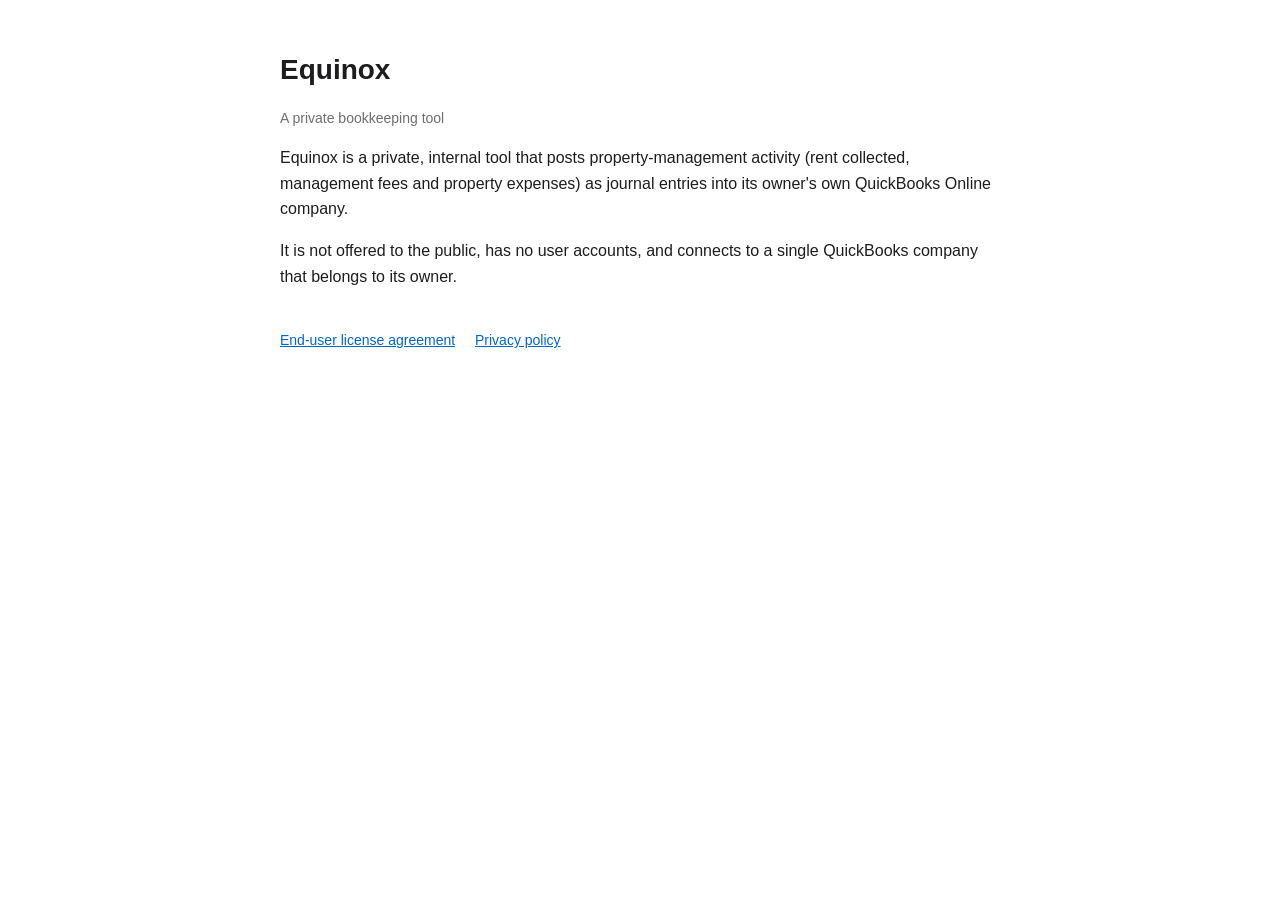
<file: index.html>
<!doctype html>
<html lang="en">
<head>
<meta charset="utf-8">
<meta name="viewport" content="width=device-width, initial-scale=1">
<title>Equinox</title>
<link rel="stylesheet" href="style.css">
</head>
<body>
<h1>Equinox</h1>
<p class="meta">A private bookkeeping tool</p>
<p>Equinox is a private, internal tool that posts property-management activity (rent collected, management fees and property expenses) as journal entries into its owner's own QuickBooks Online company.</p>
<p>It is not offered to the public, has no user accounts, and connects to a single QuickBooks company that belongs to its owner.</p>
<nav>
  <a href="eula.html">End-user license agreement</a>
  <a href="privacy.html">Privacy policy</a>
</nav>
</body>
</html>
</file>
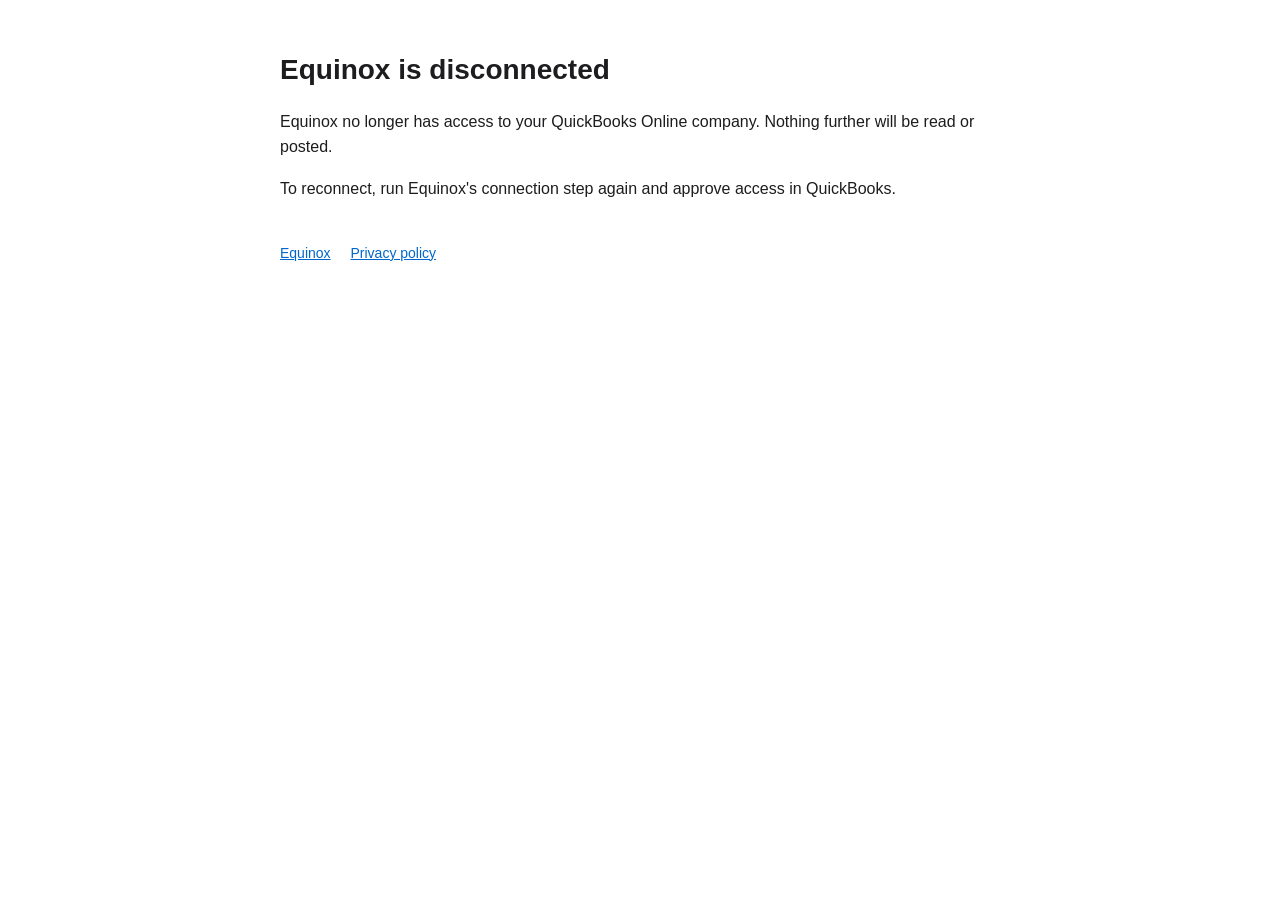
<file: disconnect.html>
<!doctype html>
<html lang="en">
<head>
<meta charset="utf-8">
<meta name="viewport" content="width=device-width, initial-scale=1">
<title>Equinox: Disconnected</title>
<link rel="stylesheet" href="style.css">
</head>
<body>
<h1>Equinox is disconnected</h1>
<p>Equinox no longer has access to your QuickBooks Online company. Nothing further will be read or posted.</p>
<p>To reconnect, run Equinox's connection step again and approve access in QuickBooks.</p>
<nav>
  <a href="index.html">Equinox</a>
  <a href="privacy.html">Privacy policy</a>
</nav>
</body>
</html>
</file>
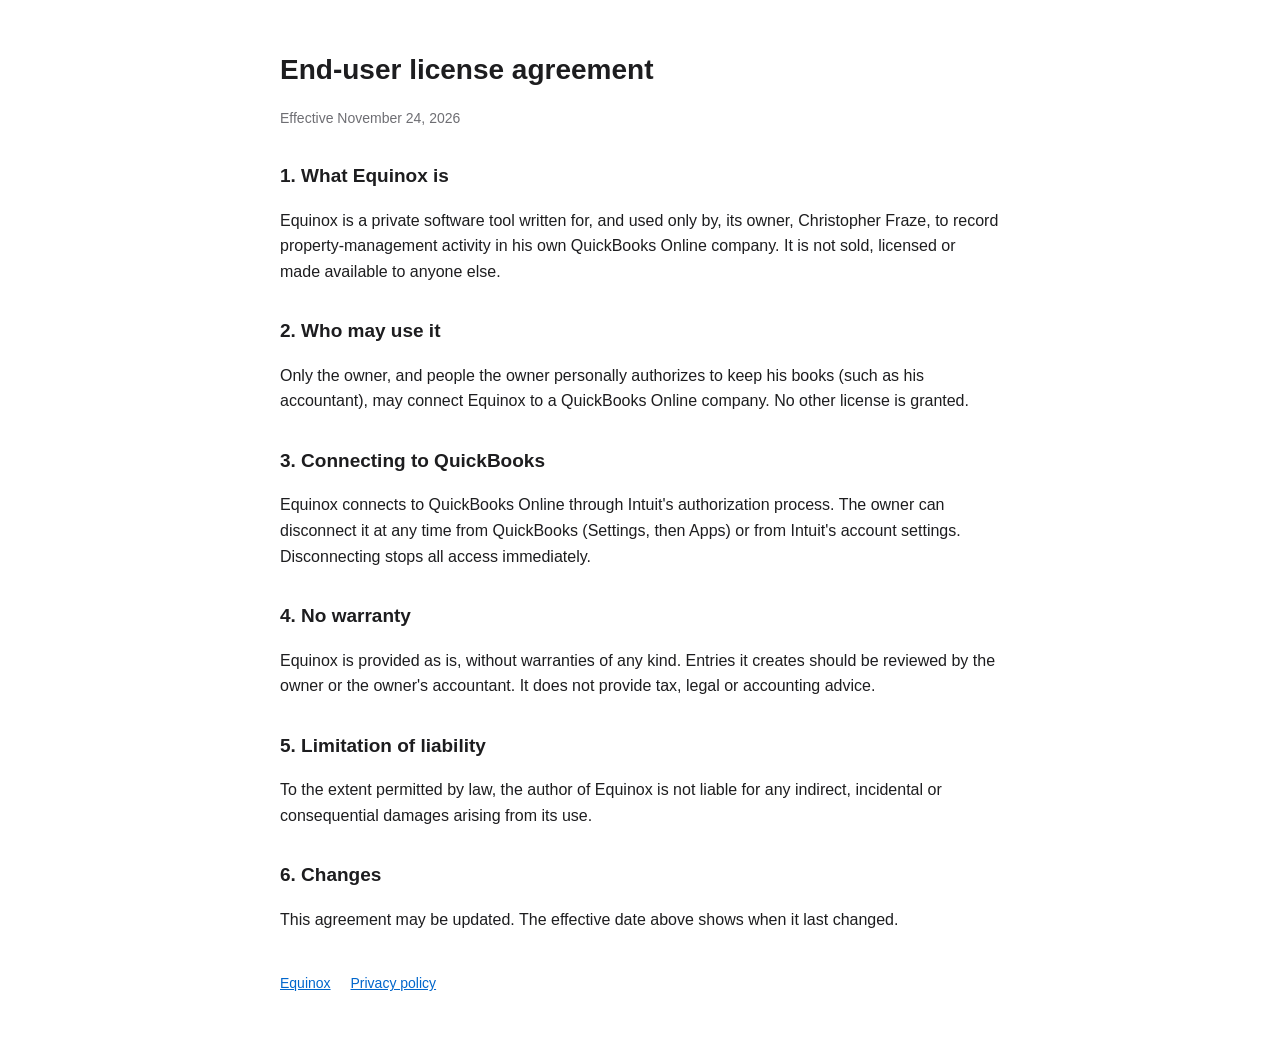
<file: eula.html>
<!doctype html>
<html lang="en">
<head>
<meta charset="utf-8">
<meta name="viewport" content="width=device-width, initial-scale=1">
<title>Equinox: End-user license agreement</title>
<link rel="stylesheet" href="style.css">
</head>
<body>
<h1>End-user license agreement</h1>
<p class="meta">Effective November 24, 2026</p>

<h2>1. What Equinox is</h2>
<p>Equinox is a private software tool written for, and used only by, its owner, Christopher Fraze, to record property-management activity in his own QuickBooks Online company. It is not sold, licensed or made available to anyone else.</p>

<h2>2. Who may use it</h2>
<p>Only the owner, and people the owner personally authorizes to keep his books (such as his accountant), may connect Equinox to a QuickBooks Online company. No other license is granted.</p>

<h2>3. Connecting to QuickBooks</h2>
<p>Equinox connects to QuickBooks Online through Intuit's authorization process. The owner can disconnect it at any time from QuickBooks (Settings, then Apps) or from Intuit's account settings. Disconnecting stops all access immediately.</p>

<h2>4. No warranty</h2>
<p>Equinox is provided as is, without warranties of any kind. Entries it creates should be reviewed by the owner or the owner's accountant. It does not provide tax, legal or accounting advice.</p>

<h2>5. Limitation of liability</h2>
<p>To the extent permitted by law, the author of Equinox is not liable for any indirect, incidental or consequential damages arising from its use.</p>

<h2>6. Changes</h2>
<p>This agreement may be updated. The effective date above shows when it last changed.</p>

<nav>
  <a href="index.html">Equinox</a>
  <a href="privacy.html">Privacy policy</a>
</nav>
</body>
</html>
</file>
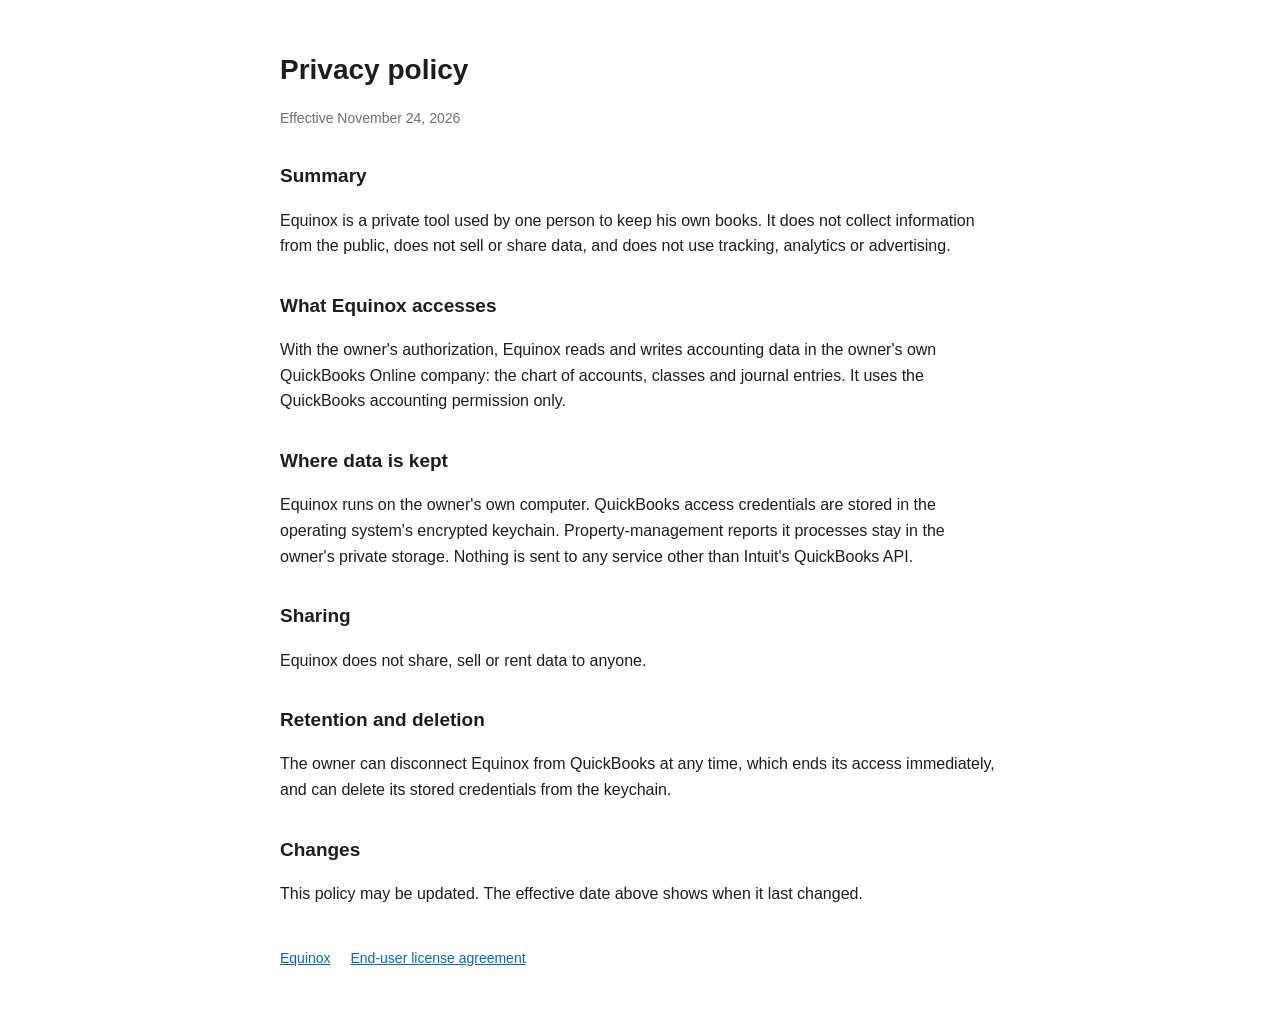
<file: privacy.html>
<!doctype html>
<html lang="en">
<head>
<meta charset="utf-8">
<meta name="viewport" content="width=device-width, initial-scale=1">
<title>Equinox: Privacy policy</title>
<link rel="stylesheet" href="style.css">
</head>
<body>
<h1>Privacy policy</h1>
<p class="meta">Effective November 24, 2026</p>

<h2>Summary</h2>
<p>Equinox is a private tool used by one person to keep his own books. It does not collect information from the public, does not sell or share data, and does not use tracking, analytics or advertising.</p>

<h2>What Equinox accesses</h2>
<p>With the owner's authorization, Equinox reads and writes accounting data in the owner's own QuickBooks Online company: the chart of accounts, classes and journal entries. It uses the QuickBooks accounting permission only.</p>

<h2>Where data is kept</h2>
<p>Equinox runs on the owner's own computer. QuickBooks access credentials are stored in the operating system's encrypted keychain. Property-management reports it processes stay in the owner's private storage. Nothing is sent to any service other than Intuit's QuickBooks API.</p>

<h2>Sharing</h2>
<p>Equinox does not share, sell or rent data to anyone.</p>

<h2>Retention and deletion</h2>
<p>The owner can disconnect Equinox from QuickBooks at any time, which ends its access immediately, and can delete its stored credentials from the keychain.</p>

<h2>Changes</h2>
<p>This policy may be updated. The effective date above shows when it last changed.</p>

<nav>
  <a href="index.html">Equinox</a>
  <a href="eula.html">End-user license agreement</a>
</nav>
</body>
</html>
</file>
<file: style.css>
body { font: 16px/1.6 -apple-system, BlinkMacSystemFont, "Segoe UI", sans-serif; color: #1d1d1f; max-width: 720px; margin: 48px auto; padding: 0 20px; }
h1 { font-size: 28px; margin-bottom: 4px; }
h2 { font-size: 19px; margin-top: 32px; }
.meta { color: #6e6e73; font-size: 14px; }
nav { margin-top: 40px; font-size: 14px; }
nav a { margin-right: 16px; color: #0066cc; }
</file>
